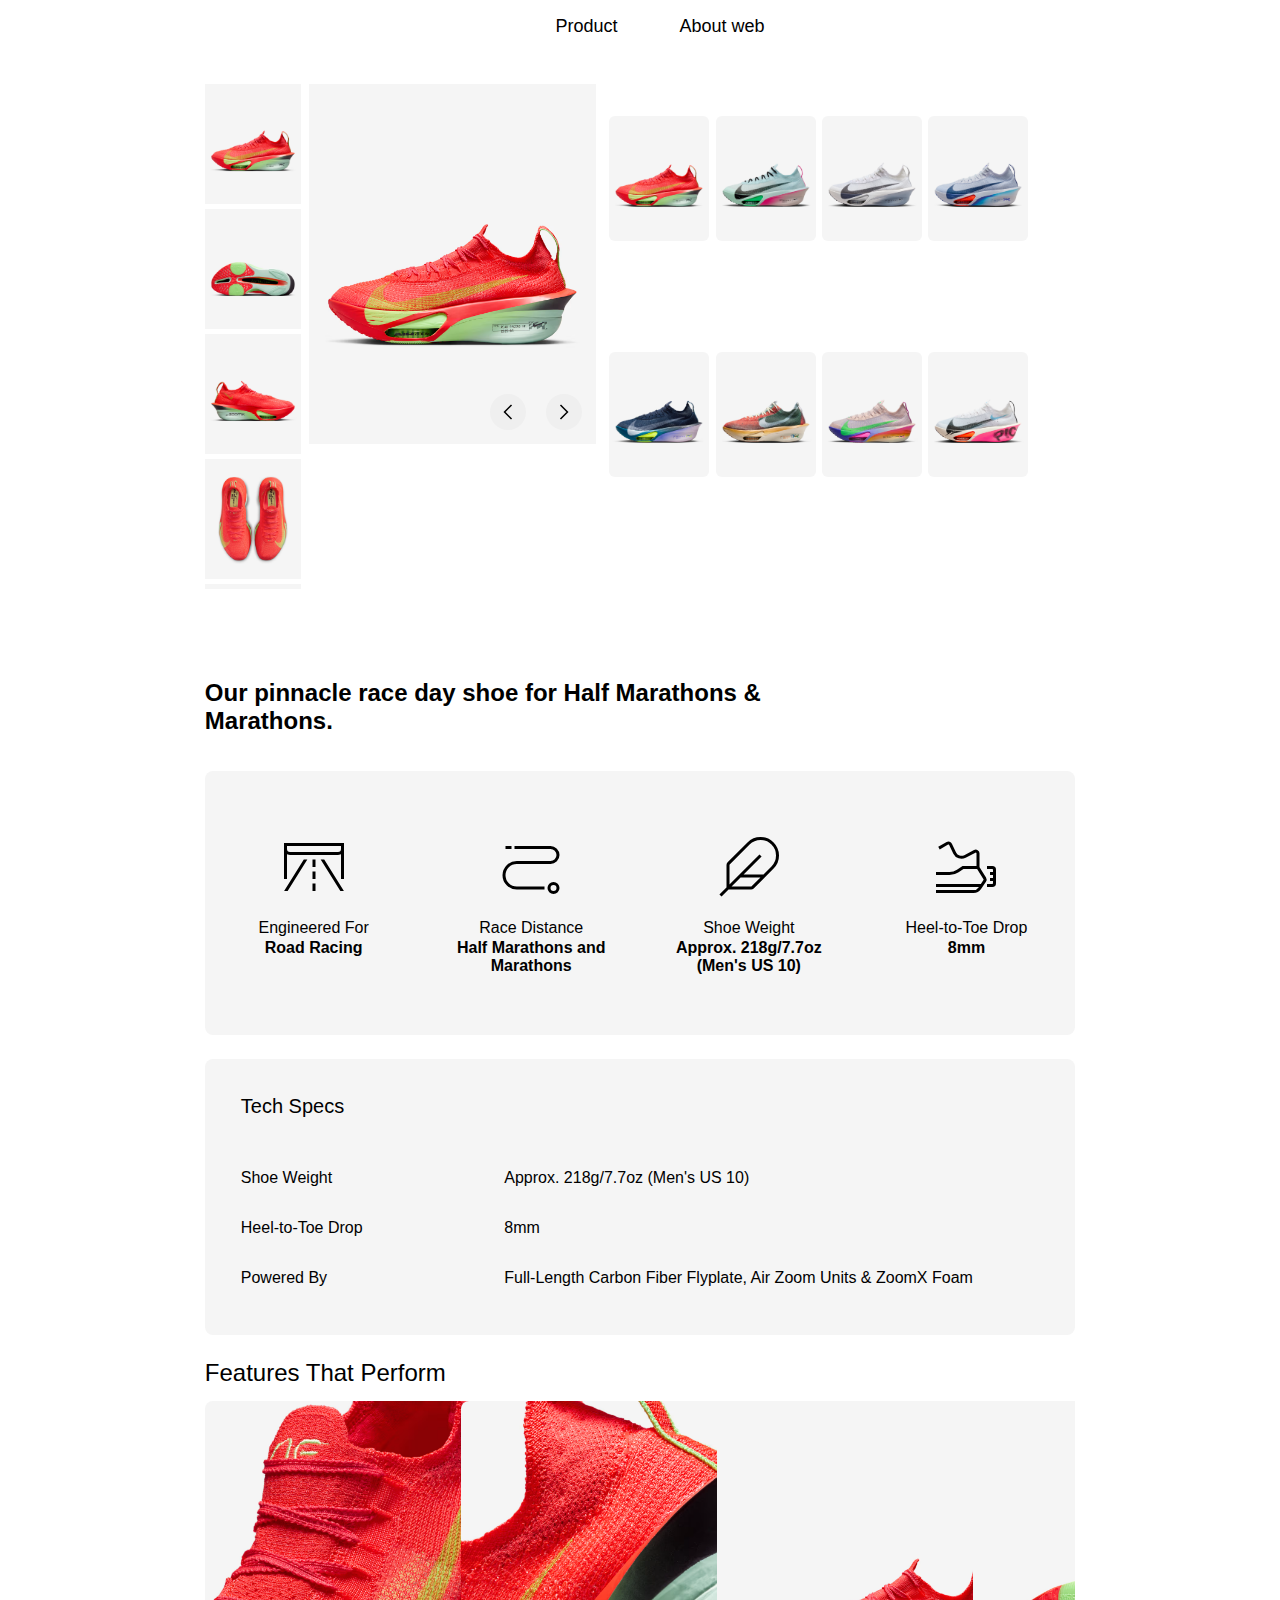
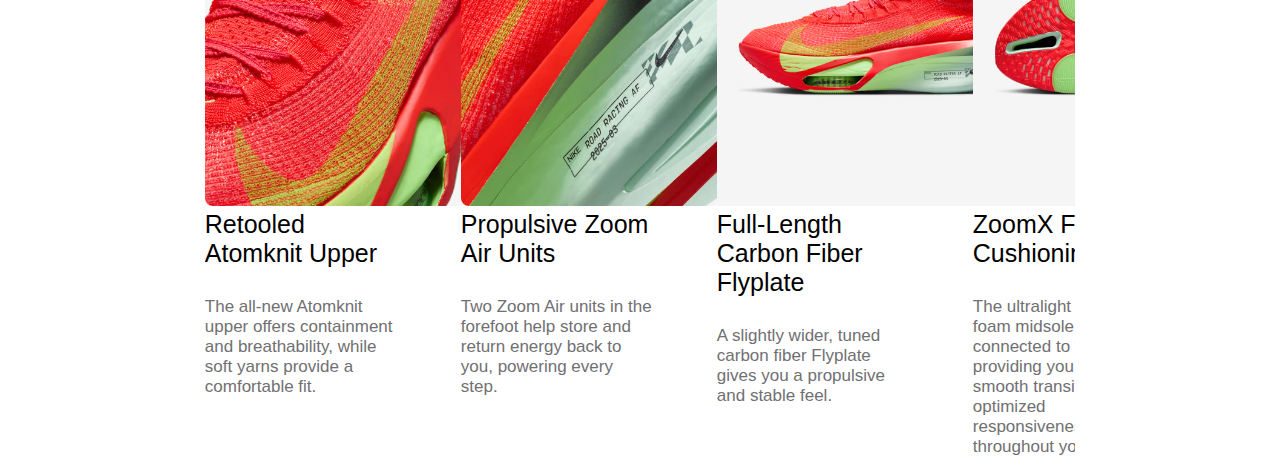
<file: index.html>
<!DOCTYPE html>
<html lang="en">
  <head>
    <meta charset="UTF-8" />
    <meta name="viewport" content="width=device-width, initial-scale=1.0" />
    <title>Landing page</title>
    <!-- This page uses one CSS file for layout and one JS file for the image gallery. -->
    <script src="script.js" defer></script>
    <link rel="stylesheet" href="styles.css" />
  </head>
  <body>
    <!-- Top navigation (simple menu) -->
    <ul class="navbar">
      <li class="page">Product</li>
      <li class="page"><a class="page" href="./about.html">About web</a></li>
    </ul>

    <!-- Main page container -->
    <div class="content">
      <!-- Left side: product images (thumbnails + big image + arrows) -->
      <div class="pictures">
        <div class="viewSec">
          <!-- Thumbnails are created by JavaScript and added inside this div. -->
          <div class="colPic"></div>
          <div class="bigPic">
            <!-- Main (big) image. JavaScript changes its src when you hover/click. -->
            <img class="pic" src="./Images/1.1.avif" alt="" />

            <!-- Arrow buttons to go to previous/next image -->
            <div class="arrows">
              <button class="arrow" data-direction="prev">
                <svg
                  aria-hidden="true"
                  focusable="false"
                  viewBox="0 0 24 24"
                  role="img"
                  width="24px"
                  height="24px"
                  fill="none"
                >
                  <path
                    stroke="currentColor"
                    stroke-width="1.5"
                    d="M15.525 18.966L8.558 12l6.967-6.967"
                  ></path>
                </svg>
              </button>
              <button class="arrow" data-direction="next">
                <svg
                  aria-hidden="true"
                  focusable="false"
                  viewBox="0 0 24 24"
                  role="img"
                  width="24px"
                  height="24px"
                  fill="none"
                >
                  <path
                    stroke="currentColor"
                    stroke-width="1.5"
                    d="M8.474 18.966L15.44 12 8.474 5.033"
                  ></path>
                </svg>
              </button>
            </div>
          </div>
        </div>

        <!-- Colorway images (small preview links). JavaScript generates them here. -->
        <div class="color_pick"></div>
      </div>

      <!-- Right side: text and product details -->
      <div class="explanation">
        <div class="tech">
          <!-- Main title/intro text -->
          <div class="title">
            <h2 class="title_text">
              Our pinnacle race day shoe for Half Marathons & Marathons.
            </h2>
          </div>

          <!-- Small info blocks (icon + short text) -->
          <div class="engineer">
            <div class="engineer_i">
              <div class="icon_con">
                <svg
                  aria-hidden="true"
                  focusable="false"
                  viewBox="0 0 48 48"
                  role="img"
                  width="100%"
                  height="100%"
                  fill="none"
                  data-testid="benefits-icon"
                >
                  <path
                    stroke="currentColor"
                    stroke-width="2"
                    d="M5 10v22m38 0V10m0 2V9H5v3c0 1.66 1.34 3 3 3h32c1.66 0 3-1.34 3-3z"
                  ></path>
                  <path
                    fill="currentColor"
                    fill-rule="evenodd"
                    d="M19.555 19h-2.359L4.071 40H6.43l13.125-21zm11.248 0h-2.358L41.57 40h2.358L30.803 19z"
                    clip-rule="evenodd"
                  ></path>
                  <path
                    stroke="currentColor"
                    stroke-width="2"
                    d="M24 19v5m0 3v5m0 3v5"
                  ></path>
                </svg>
              </div>
              <div class="engineer_i_des">
                <div class="engineer_i_des_sub">
                  <p class="engineer_i_des_sub_text">Engineered For</p>
                </div>
                <div class="engineer_i_des_main">
                  <h4 class="engineer_i_des_main_text">Road Racing</h4>
                </div>
              </div>
            </div>
            <div class="engineer_i">
              <div class="icon_con">
                <svg
                  aria-hidden="true"
                  focusable="false"
                  viewBox="0 0 48 48"
                  role="img"
                  width="100%"
                  height="100%"
                  fill="none"
                  data-testid="benefits-icon"
                >
                  <path
                    stroke="currentColor"
                    stroke-miterlimit="10"
                    stroke-width="2"
                    d="M11 11H7m6 0h24c2.76 0 5 2.24 5 5s-2.24 5-5 5H14.5C9.81 21 6 24.81 6 29.5c0 4.69 3.81 8.5 8.5 8.5H33m6 3a3 3 0 100-6 3 3 0 000 6z"
                  ></path>
                </svg>
              </div>
              <div class="engineer_i_des">
                <div class="engineer_i_des_sub">
                  <p class="engineer_i_des_sub_text">Race Distance</p>
                </div>
                <div class="engineer_i_des_main">
                  <h4 class="engineer_i_des_main_text">
                    Half Marathons and Marathons
                  </h4>
                </div>
              </div>
            </div>
            <div class="engineer_i">
              <div class="icon_con">
                <svg
                  aria-hidden="true"
                  focusable="false"
                  viewBox="0 0 48 48"
                  role="img"
                  width="100%"
                  height="100%"
                  fill="none"
                  data-testid="benefits-icon"
                >
                  <path
                    stroke="currentColor"
                    stroke-miterlimit="10"
                    stroke-width="2"
                    d="M5 43.004l26.69-26.69m-21.25 5.251l13.25-13.25c4.42-4.42 11.58-4.42 16 0s4.42 11.58 0 16l-13.25 13.25c-.28.28-.66.44-1.06.44H10v-15.38c0-.4.16-.78.44-1.06zM18 30.004h16"
                  ></path>
                </svg>
              </div>
              <div class="engineer_i_des">
                <div class="engineer_i_des_sub">
                  <p class="engineer_i_des_sub_text">Shoe Weight</p>
                </div>
                <div class="engineer_i_des_main">
                  <h4 class="engineer_i_des_main_text">
                    Approx. 218g/7.7oz (Men's US 10)
                  </h4>
                </div>
              </div>
            </div>
            <div class="engineer_i">
              <div class="icon_con">
                <svg
                  aria-hidden="true"
                  focusable="false"
                  viewBox="0 0 48 48"
                  role="img"
                  width="100%"
                  height="100%"
                  fill="none"
                  data-testid="benefits-icon"
                >
                  <path
                    stroke="currentColor"
                    stroke-miterlimit="10"
                    stroke-width="2"
                    d="M4 40.397h25.02a5 5 0 004.17-2.24l3.28-4.95c.32-.49.33-1.12.02-1.62L32 24.407v-9.51c0-1.13-1.2-1.85-2.2-1.33l-6.48 3.41a5.01 5.01 0 01-6.85-2.28l-2.78-5.84a1.501 1.501 0 00-2.1-.66l-5.6 3.2m32.01 25h3.5c.83 0 1.5-.67 1.5-1.5v-9c0-.83-.67-1.5-1.5-1.5H38m2 8h2m-2-4.001h2"
                  ></path>
                  <path
                    stroke="currentColor"
                    stroke-miterlimit="10"
                    stroke-width="2"
                    d="M32 24.396H22l-3.48 2.32a9.951 9.951 0 01-5.55 1.68H4m30 8.001H4"
                  ></path>
                </svg>
              </div>
              <div class="engineer_i_des">
                <div class="engineer_i_des_sub">
                  <p class="engineer_i_des_sub_text">Heel-to-Toe Drop</p>
                </div>
                <div class="engineer_i_des_main">
                  <h4 class="engineer_i_des_main_text">8mm</h4>
                </div>
              </div>
            </div>
          </div>

          <!-- Tech specs table-like rows -->
          <div class="tech_specs">
            <h4 class="tech_specs_heading">Tech Specs</h4>
            <div class="tech_specs_content">
              <div class="tech_specs_row">
                <span class="tech_specs_row_title">Shoe Weight</span>
                <span class="tech_specs_row_value">
                  Approx. 218g/7.7oz (Men's US 10)</span
                >
              </div>
              <div class="tech_specs_row">
                <span class="tech_specs_row_title">Heel-to-Toe Drop </span>
                <span class="tech_specs_row_value"> 8mm</span>
              </div>
              <div class="tech_specs_row">
                <span class="tech_specs_row_title">Powered By</span>
                <span class="tech_specs_row_value">
                  Full-Length Carbon Fiber Flyplate, Air Zoom Units & ZoomX
                  Foam</span
                >
              </div>
            </div>
          </div>

          <!-- Horizontal scroll section (feature cards). Swipe/scroll left and right. -->
          <div class="features_that_perform">
            <section class="features_that_perform_in">
              <div class="features_title">
                <h2 class="features_title_text">Features That Perform</h2>
              </div>
              <ul class="slider">
                <li class="slider_item">
                  <img
                    class="img"
                    style="border-radius: 8px"
                    src="./Images/1.7.avif"
                    alt=""
                  />
                  <div class="item_des">
                    <h4 class="item_title">Retooled Atomknit Upper</h4>
                    <p class="items_des">
                      The all-new Atomknit upper offers containment and
                      breathability, while soft yarns provide a comfortable fit.
                    </p>
                  </div>
                </li>
                <li class="slider_item">
                  <img
                    class="img"
                    style="border-radius: 8px"
                    src="./Images/1.8.avif"
                    alt=""
                  />
                  <div class="item_des">
                    <h4 class="item_title">Propulsive Zoom Air Units</h4>
                    <p class="items_des">
                      Two Zoom Air units in the forefoot help store and return
                      energy back to you, powering every step.
                    </p>
                  </div>
                </li>
                <li class="slider_item">
                  <img
                    class="img"
                    style="border-radius: 8px"
                    src="./Images/1.1.avif"
                    alt=""
                  />
                  <div class="item_des">
                    <h4 class="item_title">
                      Full-Length Carbon Fiber Flyplate
                    </h4>
                    <p class="items_des">
                      A slightly wider, tuned carbon fiber Flyplate gives you a
                      propulsive and stable feel.
                    </p>
                  </div>
                </li>
                <li class="slider_item">
                  <img
                    class="img"
                    style="border-radius: 8px"
                    src="./Images/1.2.avif"
                    alt=""
                  />
                  <div class="item_des">
                    <h4 class="item_title">ZoomX Foam Cushioning</h4>
                    <p class="items_des">
                      The ultralight ZoomX foam midsole is fully connected to
                      the outsole, providing you with a smooth transition and
                      optimized responsiveness throughout your race.
                    </p>
                  </div>
                </li>
              </ul>
            </section>
          </div>
        </div>
      </div>
    </div>
  </body>
</html>
</file>
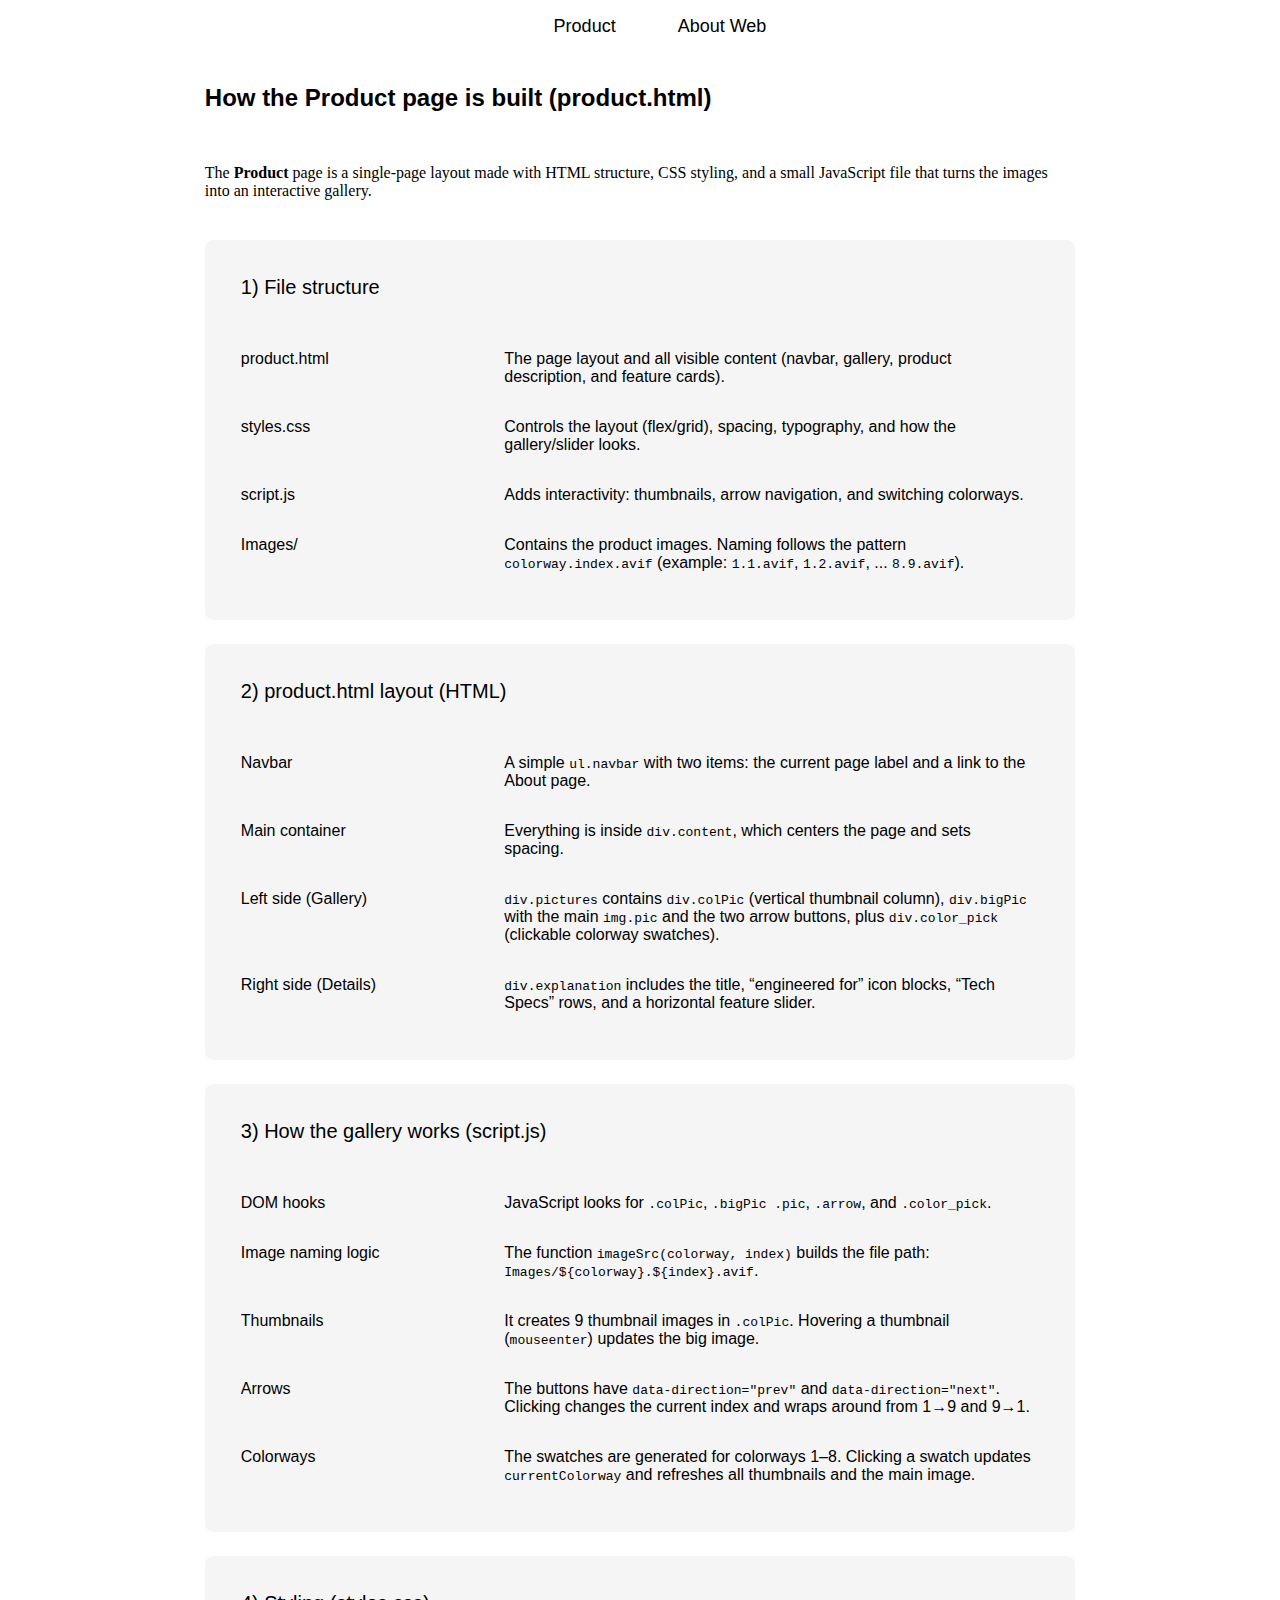
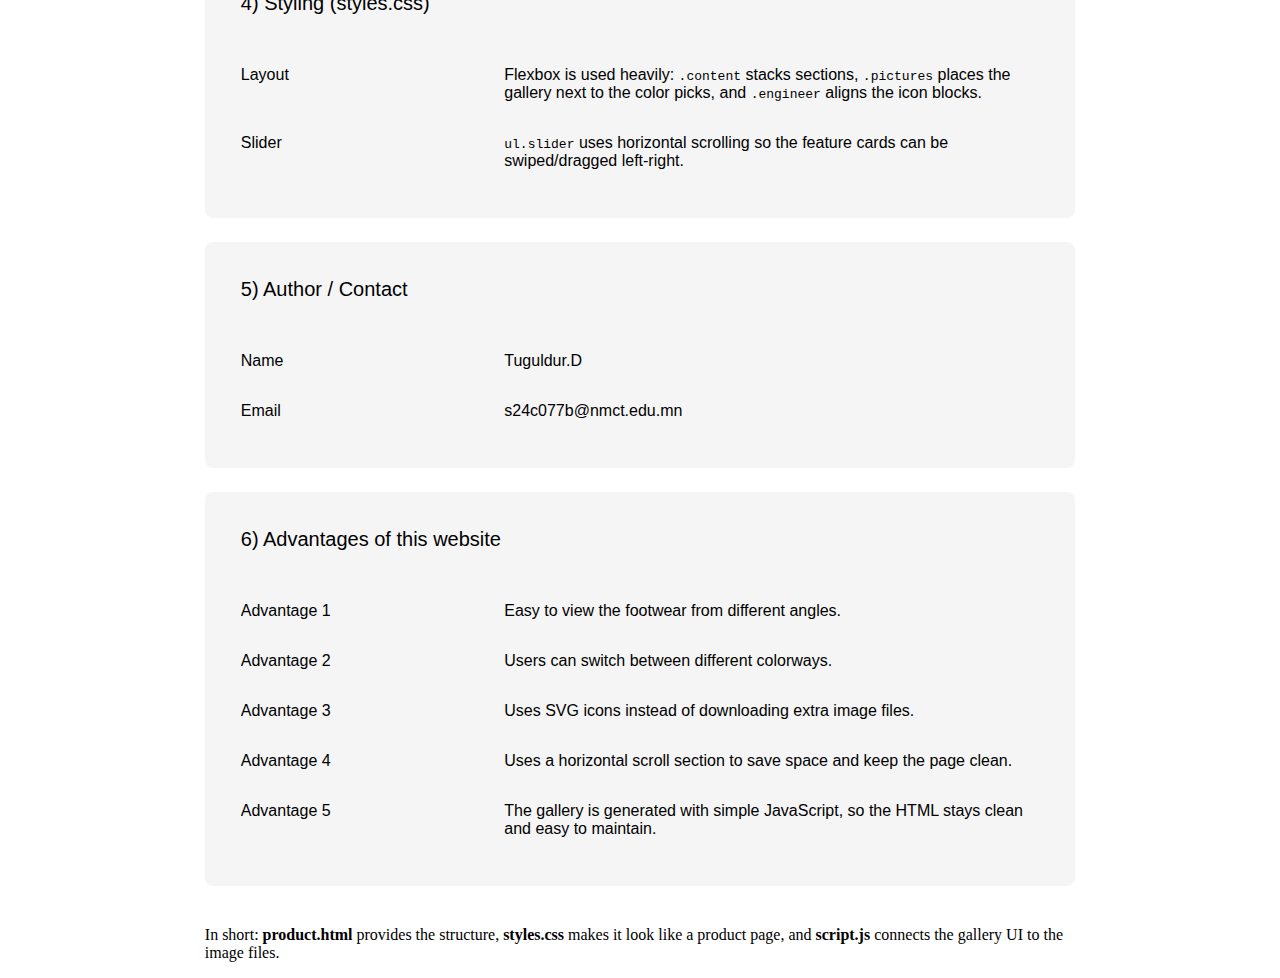
<file: about.html>
<!DOCTYPE html>
<html lang="en">
  <head>
    <meta charset="UTF-8" />
    <meta name="viewport" content="width=device-width, initial-scale=1.0" />
    <title>About This Page</title>
    <!-- This page shares the same CSS as the Product page. -->
    <link rel="stylesheet" href="./styles.css" />
  </head>
  <body>
    <!-- Top navigation: link back to Product + current page label -->
    <ul class="navbar">
      <li class="page"><a class="page" href="./index.html">Product</a></li>
      <li class="page">About Web</li>
    </ul>

    <!-- Main content container -->
    <div class="content">
      <div class="explanation">
        <div class="tech">
          <!-- Page title -->
          <div class="title">
            <h2 class="title_text">
              How the Product page is built (product.html)
            </h2>
          </div>

          <!-- Short description in simple words -->
          <p>
            The <strong>Product</strong> page is a single-page layout made with
            HTML structure, CSS styling, and a small JavaScript file that turns
            the images into an interactive gallery.
          </p>

          <!-- Section 1: what files are used -->
          <div class="tech_specs">
            <h4 class="tech_specs_heading">1) File structure</h4>
            <div class="tech_specs_content">
              <div class="tech_specs_row">
                <span class="tech_specs_row_title">product.html</span>
                <span class="tech_specs_row_value">
                  The page layout and all visible content (navbar, gallery,
                  product description, and feature cards).
                </span>
              </div>
              <div class="tech_specs_row">
                <span class="tech_specs_row_title">styles.css</span>
                <span class="tech_specs_row_value">
                  Controls the layout (flex/grid), spacing, typography, and how
                  the gallery/slider looks.
                </span>
              </div>
              <div class="tech_specs_row">
                <span class="tech_specs_row_title">script.js</span>
                <span class="tech_specs_row_value">
                  Adds interactivity: thumbnails, arrow navigation, and
                  switching colorways.
                </span>
              </div>
              <div class="tech_specs_row">
                <span class="tech_specs_row_title">Images/</span>
                <span class="tech_specs_row_value">
                  Contains the product images. Naming follows the pattern
                  <code>colorway.index.avif</code> (example:
                  <code>1.1.avif</code>, <code>1.2.avif</code>, ...
                  <code>8.9.avif</code>).
                </span>
              </div>
            </div>
          </div>

          <!-- Section 2: main HTML layout on the Product page -->
          <div class="tech_specs">
            <h4 class="tech_specs_heading">2) product.html layout (HTML)</h4>
            <div class="tech_specs_content">
              <div class="tech_specs_row">
                <span class="tech_specs_row_title">Navbar</span>
                <span class="tech_specs_row_value">
                  A simple <code>ul.navbar</code> with two items: the current
                  page label and a link to the About page.
                </span>
              </div>
              <div class="tech_specs_row">
                <span class="tech_specs_row_title">Main container</span>
                <span class="tech_specs_row_value">
                  Everything is inside <code>div.content</code>, which centers
                  the page and sets spacing.
                </span>
              </div>
              <div class="tech_specs_row">
                <span class="tech_specs_row_title">Left side (Gallery)</span>
                <span class="tech_specs_row_value">
                  <code>div.pictures</code> contains
                  <code>div.colPic</code> (vertical thumbnail column),
                  <code>div.bigPic</code> with the main <code>img.pic</code> and
                  the two arrow buttons, plus
                  <code>div.color_pick</code> (clickable colorway swatches).
                </span>
              </div>
              <div class="tech_specs_row">
                <span class="tech_specs_row_title">Right side (Details)</span>
                <span class="tech_specs_row_value">
                  <code>div.explanation</code> includes the title, “engineered
                  for” icon blocks, “Tech Specs” rows, and a horizontal feature
                  slider.
                </span>
              </div>
            </div>
          </div>

          <!-- Section 3: how the JavaScript gallery works -->
          <div class="tech_specs">
            <h4 class="tech_specs_heading">
              3) How the gallery works (script.js)
            </h4>
            <div class="tech_specs_content">
              <div class="tech_specs_row">
                <span class="tech_specs_row_title">DOM hooks</span>
                <span class="tech_specs_row_value">
                  JavaScript looks for <code>.colPic</code>,
                  <code>.bigPic .pic</code>, <code>.arrow</code>, and
                  <code>.color_pick</code>.
                </span>
              </div>
              <div class="tech_specs_row">
                <span class="tech_specs_row_title">Image naming logic</span>
                <span class="tech_specs_row_value">
                  The function <code>imageSrc(colorway, index)</code> builds the
                  file path: <code>Images/${colorway}.${index}.avif</code>.
                </span>
              </div>
              <div class="tech_specs_row">
                <span class="tech_specs_row_title">Thumbnails</span>
                <span class="tech_specs_row_value">
                  It creates 9 thumbnail images in <code>.colPic</code>.
                  Hovering a thumbnail (<code>mouseenter</code>) updates the big
                  image.
                </span>
              </div>
              <div class="tech_specs_row">
                <span class="tech_specs_row_title">Arrows</span>
                <span class="tech_specs_row_value">
                  The buttons have <code>data-direction="prev"</code> and
                  <code>data-direction="next"</code>. Clicking changes the
                  current index and wraps around from 1→9 and 9→1.
                </span>
              </div>
              <div class="tech_specs_row">
                <span class="tech_specs_row_title">Colorways</span>
                <span class="tech_specs_row_value">
                  The swatches are generated for colorways 1–8. Clicking a
                  swatch updates <code>currentColorway</code> and refreshes all
                  thumbnails and the main image.
                </span>
              </div>
            </div>
          </div>

          <!-- Section 4: short notes about CSS -->
          <div class="tech_specs">
            <h4 class="tech_specs_heading">4) Styling (styles.css)</h4>
            <div class="tech_specs_content">
              <div class="tech_specs_row">
                <span class="tech_specs_row_title">Layout</span>
                <span class="tech_specs_row_value">
                  Flexbox is used heavily: <code>.content</code> stacks
                  sections, <code>.pictures</code> places the gallery next to
                  the color picks, and <code>.engineer</code> aligns the icon
                  blocks.
                </span>
              </div>
              <div class="tech_specs_row">
                <span class="tech_specs_row_title">Slider</span>
                <span class="tech_specs_row_value">
                  <code>ul.slider</code> uses horizontal scrolling so the
                  feature cards can be swiped/dragged left-right.
                </span>
              </div>
            </div>
          </div>

          <!-- Section 5: your contact information (you can replace the values) -->
          <div class="tech_specs">
            <h4 class="tech_specs_heading">5) Author / Contact</h4>
            <div class="tech_specs_content">
              <div class="tech_specs_row">
                <span class="tech_specs_row_title">Name</span>
                <span class="tech_specs_row_value">Tuguldur.D</span>
              </div>
              <div class="tech_specs_row">
                <span class="tech_specs_row_title">Email</span>
                <span class="tech_specs_row_value">s24c077b@nmct.edu.mn</span>
              </div>
            </div>
          </div>

          <!-- Section 6: advantages of the website (you can replace the list) -->
          <div class="tech_specs">
            <h4 class="tech_specs_heading">6) Advantages of this website</h4>
            <div class="tech_specs_content">
              <div class="tech_specs_row">
                <span class="tech_specs_row_title">Advantage 1</span>
                <span class="tech_specs_row_value"
                  >Easy to view the footwear from different angles.</span
                >
              </div>
              <div class="tech_specs_row">
                <span class="tech_specs_row_title">Advantage 2</span>
                <span class="tech_specs_row_value"
                  >Users can switch between different colorways.</span
                >
              </div>
              <div class="tech_specs_row">
                <span class="tech_specs_row_title">Advantage 3</span>
                <span class="tech_specs_row_value"
                  >Uses SVG icons instead of downloading extra image
                  files.</span
                >
              </div>
              <div class="tech_specs_row">
                <span class="tech_specs_row_title">Advantage 4</span>
                <span class="tech_specs_row_value"
                  >Uses a horizontal scroll section to save space and keep the
                  page clean.</span
                >
              </div>
              <div class="tech_specs_row">
                <span class="tech_specs_row_title">Advantage 5</span>
                <span class="tech_specs_row_value"
                  >The gallery is generated with simple JavaScript, so the HTML
                  stays clean and easy to maintain.</span
                >
              </div>
            </div>
          </div>

          <!-- Simple summary -->
          <p>
            In short: <strong>product.html</strong> provides the structure,
            <strong>styles.css</strong> makes it look like a product page, and
            <strong>script.js</strong> connects the gallery UI to the image
            files.
          </p>
        </div>
      </div>
    </div>
  </body>
</html>
</file>
<file: styles.css>
body {
  width: 100%;
  height: auto;
  margin: 0;
  padding: 0;
  box-sizing: border-box;
}

.pictures .colPic {
  box-sizing: inherit;
  margin: 0;
  padding: 0;
  border: 0;
  font: inherit;
  vertical-align: baseline;
  display: flex;
  position: relative;
  flex-direction: column;
  -webkit-box-flex: 1;
  flex-grow: 1;
  gap: 1%;
  width: 1%;
  height: 56.1vh;
  scrollbar-width: none;
  overflow-y: scroll;
  overscroll-behavior: none;
}
body > .content {
  box-sizing: inherit;
  border: 0;
  font: inherit;
  vertical-align: baseline;
  display: flex;
  flex-direction: column;
  padding: 0 16vw;
  gap: 10vh;
  width: 100%;
  margin: auto;
}
.pictures .viewSec {
  box-sizing: inherit;
  margin: 0;
  padding: 0;
  border: 0;
  font: inherit;
  display: flex;
  flex-direction: row;
  gap: 2%;
  align-content: flex-start;
  -webkit-box-pack: end;
  justify-content: flex-end;
  top: 40px;
  height: 20%;
  width: 45%;
  grid-column: 2/8;
  grid-row: 1/3;
}
.viewSec > .bigPic {
  box-sizing: inherit;
  font: inherit;
  vertical-align: baseline;
  overflow: hidden;
  position: relative;
  flex-grow: 1;
  width: 50%;
  height: 83%;
}
.bigPic > img.pic {
  box-sizing: inherit;
  margin: 0;
  padding: 0;
  border: 0;
  font: inherit;
  vertical-align: baseline;
  width: 100%;
  aspect-ratio: 1 / 1.25;
  z-index: -1;
}
.bigPic > .arrows {
  box-sizing: inherit;
  bottom: 5%;
  right: 5%;
  margin: 0;
  padding: 0;
  border: 0;
  font: inherit;
  vertical-align: baseline;
  display: flex;
  position: absolute;
  flex-direction: row;
  gap: 20px;
  z-index: 2;
}
.arrows > button.arrow {
  box-sizing: border-box;
  border-radius: 50%;
  font-size: inherit;
  border: none;
  cursor: pointer;
  line-height: inherit;
  overflow: visible;
  display: inline-flex;
  margin: 0;
  padding: 0;
  text-transform: none;
  justify-content: center;
  align-items: center;
  justify-items: center;
  height: 36px;
  width: 36px;
}
ul.navbar {
  display: flex;
  justify-content: center;
  align-items: center;
  gap: 5%;
  margin-bottom: 5vh;
}
ul.navbar > li.page {
  list-style-type: none;
  font: inherit;
  box-sizing: inherit;
  background-color: transparent;
  cursor: pointer;
  text-decoration: none;
  font-weight: 500;
  font-family: "Helvetica Now Text Medium", Helvetica, Arial, sans-serif;
  color: var(--podium-cds-color-text-primary);
  border-bottom: 2px solid transparent;
  white-space: nowrap;
  font-size: 18px;
}
ul.navbar > li.page > a.page {
  color: inherit;
  text-decoration: none;
}
.explanation {
  box-sizing: inherit;
  margin: 0;
  padding: 0;
  border: 0;
  font: inherit;
  vertical-align: baseline;
  grid-column: span 12;
  flex-direction: column;
  display: flex;
  gap: var(--podium-cds-size-spacing-xxl);
  margin-top: var(--podium-cds-size-spacing-xxl);
  margin-bottom: var(--podium-cds-size-spacing-xxl);
}
.tech {
  box-sizing: inherit;
  margin: 0;
  padding: 0;
  border: 0;
  font: inherit;
  vertical-align: baseline;
  grid-column: 1 / undefined;
  gap: 24px;
  flex-direction: column;
  display: flex;
}
.title {
  box-sizing: inherit;
  margin: 0;
  padding: 0;
  border: 0;
  font: inherit;
  vertical-align: baseline;
  grid-column: 1 / undefined;
}

.title_text {
  box-sizing: inherit;
  margin: 0;
  padding: 0;
  border: 0;
  vertical-align: baseline;
  font-family: "Helvetica Now Display Medium", Helvetica, Arial, sans-serif;
  text-align: left;
  padding-bottom: 12px;
  max-width: 75%;
}
.tech > .engineer {
  box-sizing: inherit;
  margin: 0;
  padding: 0;
  border: 0;
  font: inherit;
  vertical-align: baseline;
  display: flex;
  background: rgb(245, 245, 245);
  border-radius: 8px;
  -webkit-box-align: center;
  justify-content: space-around;
  border-bottom: 1px solid var(--podium-cds-color-border-tertiary);
  flex-direction: row;
  align-items: flex-start;
  max-height: 400px;
  padding-bottom: 32px;
  padding-top: 32px;
}
.engineer_i {
  box-sizing: inherit;
  margin: 0;
  padding: 0;
  border: 0;
  font: inherit;
  vertical-align: baseline;
  display: flex;
  padding-top: 28px;
  padding-bottom: 28px;
  width: 100%;
  flex-direction: column;
  -webkit-box-pack: center;
  justify-content: center;
  -webkit-box-align: center;
  align-items: center;
}
.icon_con {
  box-sizing: inherit;
  margin: 0;
  padding: 0;
  border: 0;
  font: inherit;
  vertical-align: baseline;
  display: flex;
  width: 72px;
  -webkit-box-pack: center;
  justify-content: center;
  padding-bottom: 16px;
}

.engineer_i_des {
  box-sizing: inherit;
  margin: 0;
  padding: 0;
  border: 0;
  font: inherit;
  vertical-align: baseline;
  display: flex;
  flex-direction: column;
  -webkit-box-align: center;
  align-items: center;
  -webkit-box-pack: center;
  justify-content: center;
}
.engineer_i_des_sub {
  box-sizing: inherit;
  margin: 0;
  padding: 0;
  border: 0;
  font: inherit;
  vertical-align: baseline;
  display: flex;
  padding-bottom: 2px;
}
.engineer_i_des_main {
  box-sizing: inherit;
  margin: 0;
  padding: 0;
  border: 0;
  font: inherit;
  vertical-align: baseline;
  display: flex;
  margin-left: 24px;
  margin-right: 24px;
  text-align: center;
}
.engineer_i_des_sub_text {
  box-sizing: inherit;
  margin: 0;
  padding: 0;
  border: 0;
  vertical-align: baseline;
  font-family: "Helvetica Now Display Medium", Helvetica, Arial, sans-serif;
  color: var(--podium-cds-color-text-primary);
}
.engineer_i_des_main_text {
  box-sizing: inherit;
  margin: 0;
  padding: 0;
  border: 0;
  vertical-align: baseline;
  font-family: "Helvetica Now Display Medium", Helvetica, Arial, sans-serif;
}
.tech_specs {
  vertical-align: baseline;
  display: flex;
  flex-direction: column;
  background: rgb(245, 245, 245);
  border-radius: 8px;
  border-bottom: 1px solid var(--podium-cds-color-border-tertiary);
  min-height: 64px;
  padding: 32px 36px;
}
.tech_specs_heading {
  box-sizing: inherit;
  width: 100%;
  display: flex;
  -webkit-box-pack: justify;
  justify-content: space-between;
  -webkit-box-align: center;
  align-items: center;
  font-weight: 500;
  font-family: "Helvetica Now Display Medium", Helvetica, Arial, sans-serif;
  line-height: 1.5;
  font-size: 1.25rem;
  margin: 0;
  vertical-align: baseline;
  color: var(--podium-cds-color-text-primary);
  box-shadow: none;
}
.tech_specs_content {
  vertical-align: baseline;
  display: grid;
  padding-bottom: 0px;
  animation: open var(--animation-duration);
  overflow: hidden;
  padding-top: 32px;
}
.tech_specs .tech_specs_row {
  box-sizing: inherit;
  margin: 0;
  padding: 0;
  border: 0;
  font: inherit;
  vertical-align: baseline;
  display: flex;
  border-top: 1px solid var(--podium-cds-color-border-tertiary);
  padding-top: 16px;
  padding-bottom: 16px;
  flex-direction: row;
}
.tech_specs_row_title {
  box-sizing: inherit;
  margin: 0;
  padding: 0;
  border: 0;
  font-weight: 500;
  font-family: "Helvetica Now Display Medium", Helvetica, Arial, sans-serif;
  vertical-align: baseline;
  display: flex;
  width: 33%;
}
.tech_specs_row_value {
  box-sizing: inherit;
  margin: 0;
  padding: 0;
  border: 0;
  font-weight: 500;
  font-family: "Helvetica Now Display Medium", Helvetica, Arial, sans-serif;
  vertical-align: baseline;
  width: 66%;
}
.features_that_perform {
  box-sizing: inherit;
  margin: 0;
  padding: 0;
  border: 0;
  font: inherit;
  vertical-align: baseline;
  grid-column: 1 / undefined;
  width: 100%;
  display: flex;
  flex-direction: column;
}
.features_that_perform_in {
  font: inherit;
  box-sizing: inherit;
  position: relative;
  color: transparent;
}
.features_title {
  padding: 0px;
  margin: 0px;
  white-space: nowrap;
  color: black;
}
.features_title_text {
  white-space: nowrap;
  box-sizing: inherit;
  margin: 0;
  padding: 0;
  border: 0;
  font-weight: 500;
  font-family: "Helvetica Now Display Medium", Helvetica, Arial, sans-serif;
}
ul.slider {
  box-sizing: inherit;
  margin: 0;
  padding: 0;
  border: 0;
  font: inherit;
  vertical-align: baseline;
  list-style: none;
  list-style-type: none;
  overflow-x: auto;
  scroll-snap-type: x mandatory;
  display: flex;
  color: inherit;
  transition: ease-in-out;
  scroll-padding: 0px;
  gap: 5vw;
}
ul.slider > li.slider_item {
  width: 15vw;
  list-style: none;
  list-style-type: none;
  box-sizing: inherit;
  vertical-align: baseline;
  scroll-snap-align: start;
  flex-flow: column;
  min-width: auto;
  --column-offset: 20px;
  padding-top: 14px;
}
.img {
  list-style: none;
  list-style-type: none;
  --column-offset: 20px;
  box-sizing: inherit;
  margin: 0;
  padding: 0;
  border: 0;
  font: inherit;
  vertical-align: baseline;
  position: relative;
  height: 45vh;
}
.item_des {
  list-style: none;
  list-style-type: none;
  --column-offset: 20px;
  box-sizing: inherit;
  margin: 0;
  border: 0;
  font: inherit;
  vertical-align: baseline;
  padding: 24px 36px 20px 0px;
}
.item_title {
  list-style: none;
  list-style-type: none;
  --column-offset: 20px;
  box-sizing: inherit;
  margin: 0;
  padding: 0;
  border: 0;
  vertical-align: baseline;
  font-size: 25px;
  font-weight: 500;
  font-family: "Helvetica Now Display Medium", Helvetica, Arial, sans-serif;
  padding-bottom: 12px;
  color: black;
}
.item_des {
  list-style: none;
  list-style-type: none;
  font-weight: 500;
  font-family: "Helvetica Now Display Medium", Helvetica, Arial, sans-serif;
  font-size: 17px;
  --column-offset: 20px;
  box-sizing: inherit;
  margin: 0;
  padding: 0;
  border: 0;
  vertical-align: baseline;
  color: #707072;
}
div.pictures {
  display: flex;
}
.color_pick {
  box-sizing: inherit;
  margin: 0;
  padding: 0;
  border: 0;
  font: inherit;
  vertical-align: baseline;
  margin-top: 32px;
  display: flex;
  flex-flow: row wrap;
  align-items: start;
  overflow-x: initial;
  column-gap: 0.5vw;
  margin-left: 1vw;
  width: 100%;
}
.color_pick_link {
  cursor: pointer;
  margin-bottom: 10px;
  display: inline-flex;
  align-items: center;
}
a.color_pick_link > img {
  width: 100px;
  height: auto;
  border-radius: 6px;
  display: block;
}
</file>
